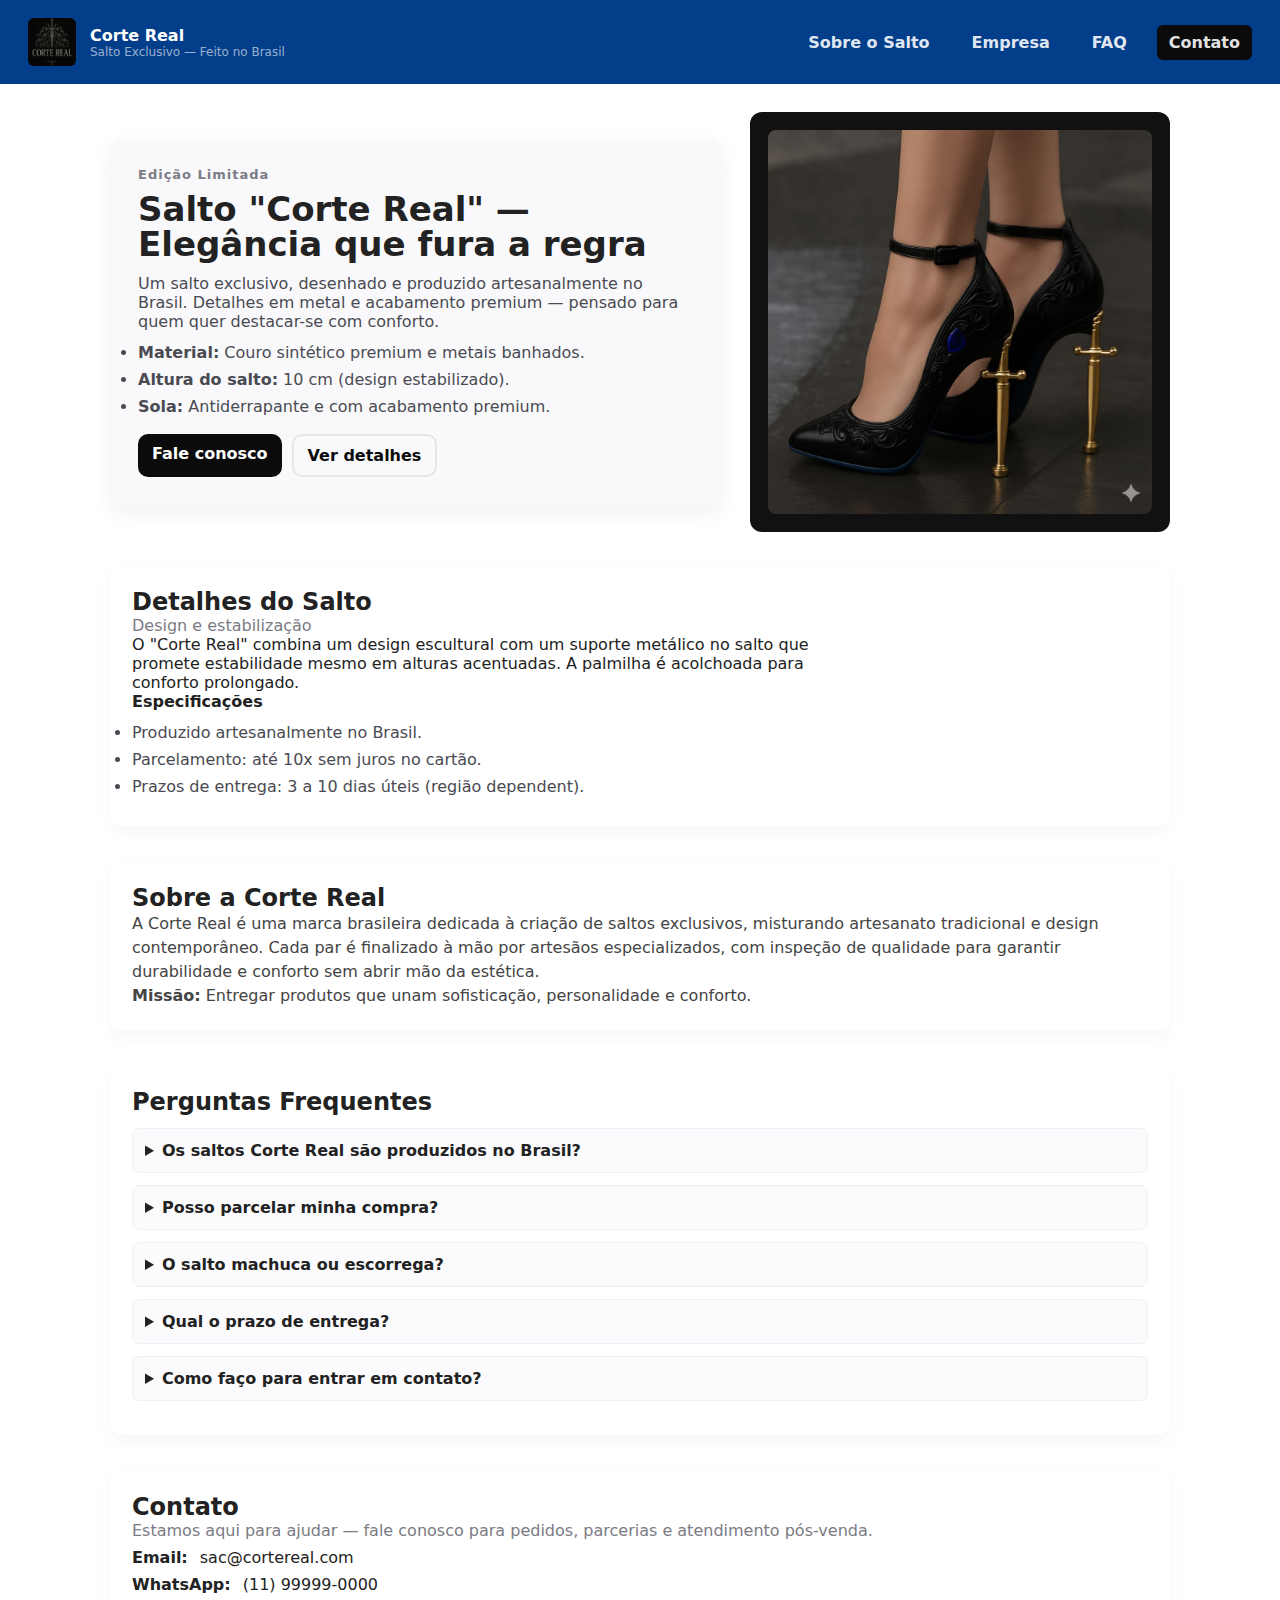
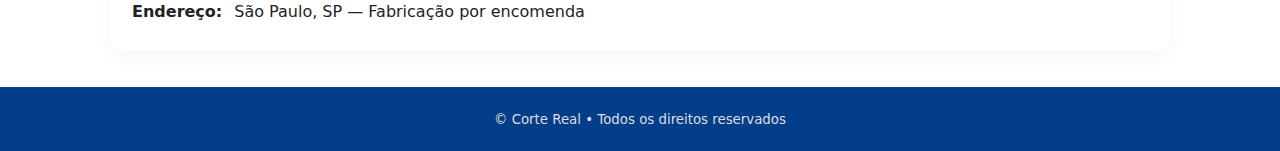
<file: index.html>
<html lang="pt-BR">
<head>
<meta charset="utf-8" />
<meta name="viewport" content="width=device-width,initial-scale=1" />
<title>Corte Real — Salto Exclusivo</title>
<link rel="stylesheet" href="style.css">
</head>
<body>
<header>
<div class="brand">
<img src="logo.jpg" alt="Corte Real — logo"/>
<div>
<div class="brand-title">Corte Real</div>
<div class="brand-subtitle">Salto Exclusivo — Feito no Brasil</div>
</div>
</div>


<nav class="nav" aria-label="menu principal">
<a href="#sobre">Sobre o Salto</a>
<a href="#empresa">Empresa</a>
<a href="#faq">FAQ</a>
<a href="#contato" class="btn">Contato</a>
</nav>
</header>
<main>
<div class="hero">
<div class="hero-card">
<div class="kicker">Edição Limitada</div>
<h1>Salto "Corte Real" — Elegância que fura a regra</h1>
<p class="lead">Um salto exclusivo, desenhado e produzido artesanalmente no Brasil. Detalhes em metal e acabamento premium — pensado para quem quer destacar-se com conforto.</p>
<ul class="specs">
<li><strong>Material:</strong> Couro sintético premium e metais banhados.</li>
<li><strong>Altura do salto:</strong> 10 cm (design estabilizado).</li>
<li><strong>Sola:</strong> Antiderrapante e com acabamento premium.</li>
</ul>
<div class="cta">
<a href="#contato" class="btn">Fale conosco</a>
<a href="#produto" class="btn secondary">Ver detalhes</a>
</div>
</div>


<div class="hero-image">

        <img src="salto.jpg" alt="Salto Corte Real — modelo exclusivo"/>
</div>
</div>
<section id="produto" class="card">
<h2>Detalhes do Salto</h2>
<div class="produto-grid">
<div>
<p class="muted">Design e estabilização</p>
<p>O "Corte Real" combina um design escultural com um suporte metálico no salto que promete estabilidade mesmo em alturas acentuadas. A palmilha é acolchoada para conforto prolongado.</p>
<h4>Especificações</h4>
<ul class="specs">
<li>Produzido artesanalmente no Brasil.</li>
<li>Parcelamento: até 10x sem juros no cartão.</li>
<li>Prazos de entrega: 3 a 10 dias úteis (região dependent).</li>
</ul>
</div>

</div>
</section>

<section id="empresa" class="card empresa">
<h2>Sobre a Corte Real</h2>
<p>A Corte Real é uma marca brasileira dedicada à criação de saltos exclusivos, misturando artesanato tradicional e design contemporâneo. Cada par é finalizado à mão por artesãos especializados, com inspeção de qualidade para garantir durabilidade e conforto sem abrir mão da estética.</p>
<p><strong>Missão:</strong> Entregar produtos que unam sofisticação, personalidade e conforto.</p>
</section>


<section id="faq" class="card faq">
<h2>Perguntas Frequentes</h2>
<details>
<summary>Os saltos Corte Real são produzidos no Brasil?</summary>
<p>Sim! Todos os nossos modelos são desenhados e produzidos artesanalmente no Brasil, com materiais de alta durabilidade. 🇧🇷</p>
</details>
<details>
<summary>Posso parcelar minha compra?</summary>
<p>Sim, aceitamos parcelamento em até 10x sem juros no cartão. 💳</p>
</details>
<details>
<summary>O salto machuca ou escorrega?</summary>
<p>Não! A palmilha é macia e o solado possui qualidade premium. 👠</p>
</details>
<details>
    <summary>Qual o prazo de entrega?</summary>
<p>Entre 3 a 10 dias úteis, dependendo da sua região.</p>
</details>
<details>
<summary>Como faço para entrar em contato?</summary>
<p>E-mail: <a href="mailto:sac@cortereal.com">sac@cortereal.com</a><br>WhatsApp: <a href="https://wa.me/55119999990000" target="_blank">(11) 99999-0000</a></p>
</details>
</section>


<section id="contato" class="card contato">
<h2>Contato</h2>
<p class="muted">Estamos aqui para ajudar — fale conosco para pedidos, parcerias e atendimento pós-venda.</p>
<div class="item"><strong>Email:</strong><div>sac@cortereal.com</div></div>
<div class="item"><strong>WhatsApp:</strong><div>(11) 99999-0000</div></div>
<div class="item"><strong>Endereço:</strong><div>São Paulo, SP — Fabricação por encomenda</div></div>
</section>
</main>


<footer>
<small>© Corte Real • Todos os direitos reservados</small>
</footer>
</body>

</html>
</file>
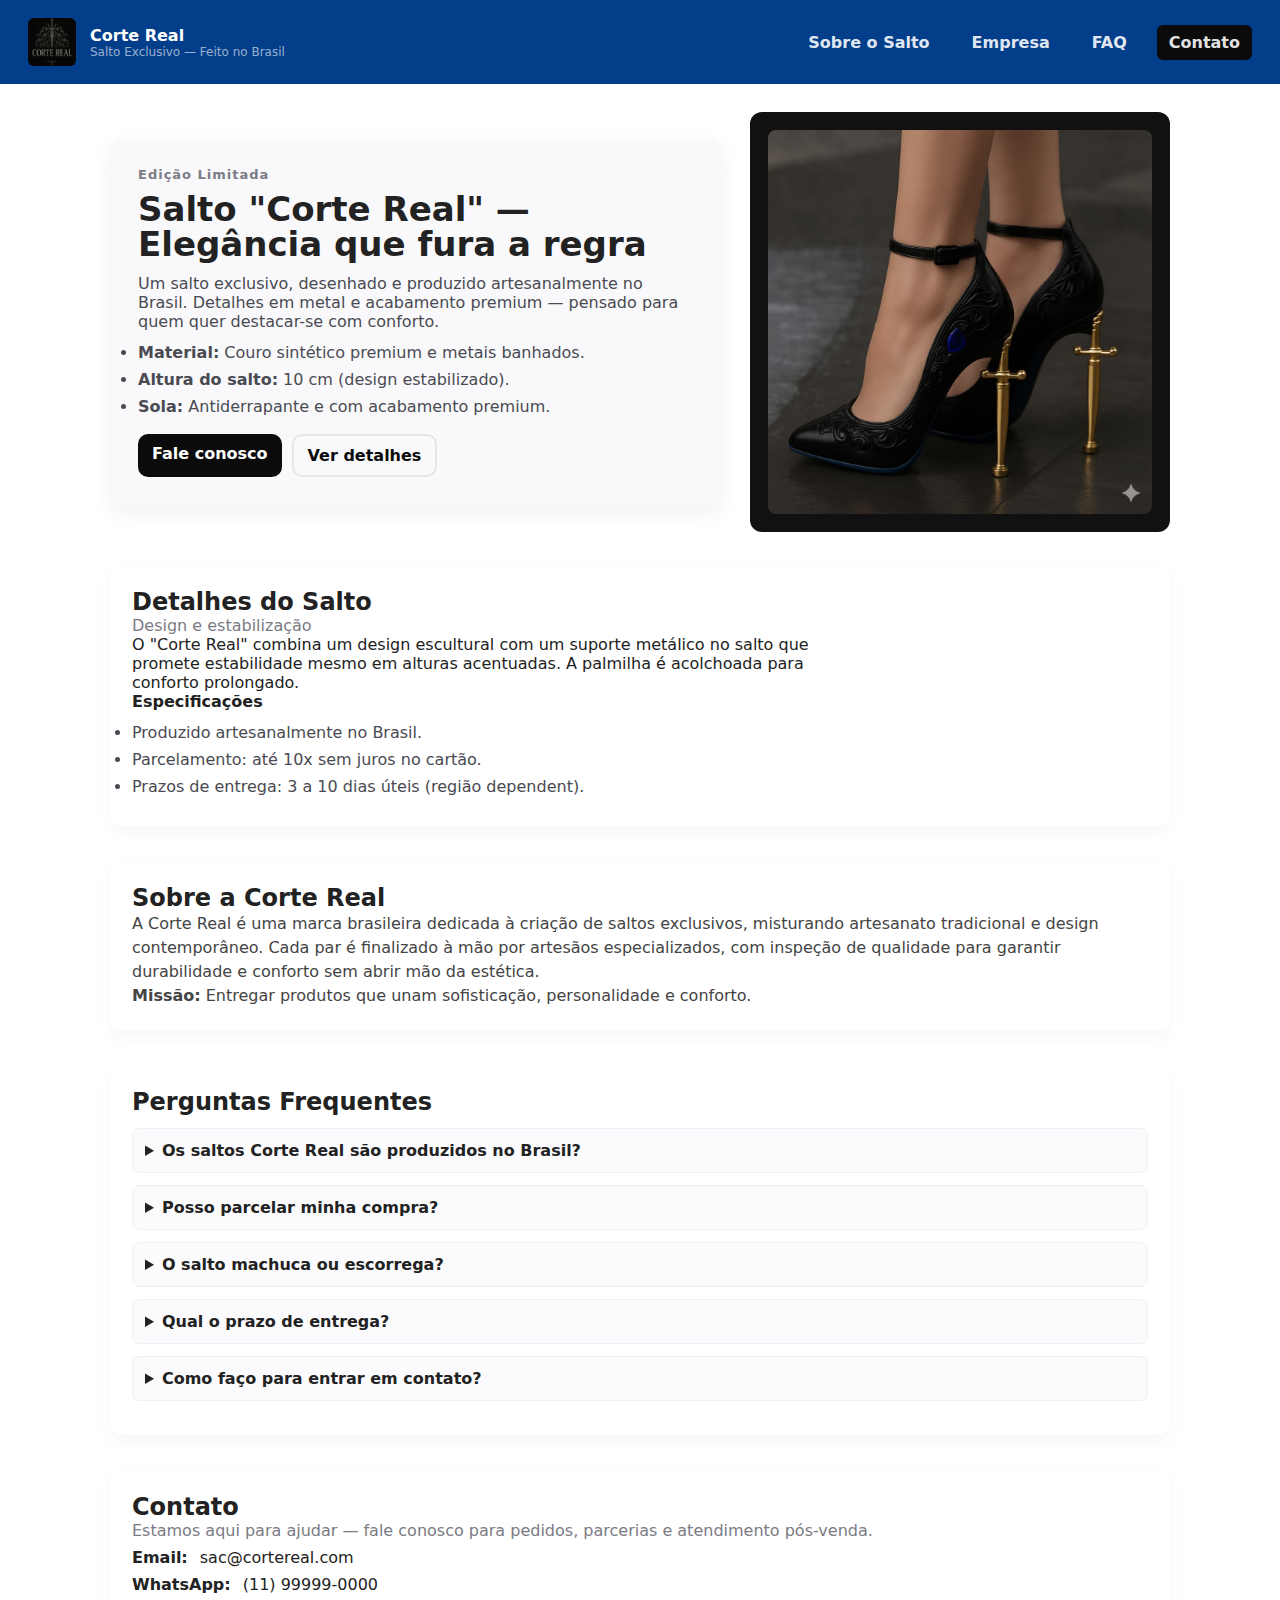
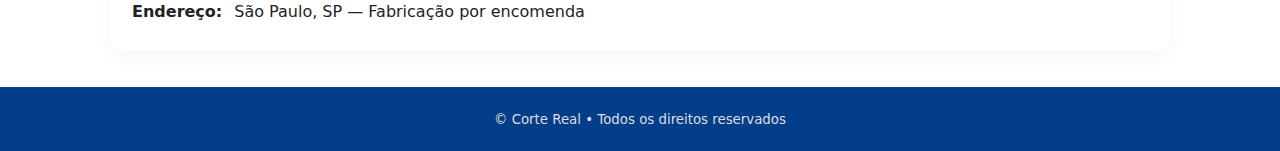
<file: cortereal.html>
<html lang="pt-BR">
<head>
<meta charset="utf-8" />
<meta name="viewport" content="width=device-width,initial-scale=1" />
<title>Corte Real — Salto Exclusivo</title>
<link rel="stylesheet" href="style.css">
</head>
<body>
<header>
<div class="brand">
<img src="./logo.jpg" alt="Corte Real — logo"/>
<div>
<div class="brand-title">Corte Real</div>
<div class="brand-subtitle">Salto Exclusivo — Feito no Brasil</div>
</div>
</div>


<nav class="nav" aria-label="menu principal">
<a href="#sobre">Sobre o Salto</a>
<a href="#empresa">Empresa</a>
<a href="#faq">FAQ</a>
<a href="#contato" class="btn">Contato</a>
</nav>
</header>
<main>
<div class="hero">
<div class="hero-card">
<div class="kicker">Edição Limitada</div>
<h1>Salto "Corte Real" — Elegância que fura a regra</h1>
<p class="lead">Um salto exclusivo, desenhado e produzido artesanalmente no Brasil. Detalhes em metal e acabamento premium — pensado para quem quer destacar-se com conforto.</p>
<ul class="specs">
<li><strong>Material:</strong> Couro sintético premium e metais banhados.</li>
<li><strong>Altura do salto:</strong> 10 cm (design estabilizado).</li>
<li><strong>Sola:</strong> Antiderrapante e com acabamento premium.</li>
</ul>
<div class="cta">
<a href="#contato" class="btn">Fale conosco</a>
<a href="#produto" class="btn secondary">Ver detalhes</a>
</div>
</div>


<div class="hero-image">

        <img src="./salto.jpg" alt="Salto Corte Real — modelo exclusivo"/>
</div>
</div>
<section id="produto" class="card">
<h2>Detalhes do Salto</h2>
<div class="produto-grid">
<div>
<p class="muted">Design e estabilização</p>
<p>O "Corte Real" combina um design escultural com um suporte metálico no salto que promete estabilidade mesmo em alturas acentuadas. A palmilha é acolchoada para conforto prolongado.</p>
<h4>Especificações</h4>
<ul class="specs">
<li>Produzido artesanalmente no Brasil.</li>
<li>Parcelamento: até 10x sem juros no cartão.</li>
<li>Prazos de entrega: 3 a 10 dias úteis (região dependent).</li>
</ul>
</div>

</div>
</section>

<section id="empresa" class="card empresa">
<h2>Sobre a Corte Real</h2>
<p>A Corte Real é uma marca brasileira dedicada à criação de saltos exclusivos, misturando artesanato tradicional e design contemporâneo. Cada par é finalizado à mão por artesãos especializados, com inspeção de qualidade para garantir durabilidade e conforto sem abrir mão da estética.</p>
<p><strong>Missão:</strong> Entregar produtos que unam sofisticação, personalidade e conforto.</p>
</section>


<section id="faq" class="card faq">
<h2>Perguntas Frequentes</h2>
<details>
<summary>Os saltos Corte Real são produzidos no Brasil?</summary>
<p>Sim! Todos os nossos modelos são desenhados e produzidos artesanalmente no Brasil, com materiais de alta durabilidade. 🇧🇷</p>
</details>
<details>
<summary>Posso parcelar minha compra?</summary>
<p>Sim, aceitamos parcelamento em até 10x sem juros no cartão. 💳</p>
</details>
<details>
<summary>O salto machuca ou escorrega?</summary>
<p>Não! A palmilha é macia e o solado possui qualidade premium. 👠</p>
</details>
<details>
    <summary>Qual o prazo de entrega?</summary>
<p>Entre 3 a 10 dias úteis, dependendo da sua região.</p>
</details>
<details>
<summary>Como faço para entrar em contato?</summary>
<p>E-mail: <a href="mailto:sac@cortereal.com">sac@cortereal.com</a><br>WhatsApp: <a href="https://wa.me/55119999990000" target="_blank">(11) 99999-0000</a></p>
</details>
</section>


<section id="contato" class="card contato">
<h2>Contato</h2>
<p class="muted">Estamos aqui para ajudar — fale conosco para pedidos, parcerias e atendimento pós-venda.</p>
<div class="item"><strong>Email:</strong><div>sac@cortereal.com</div></div>
<div class="item"><strong>WhatsApp:</strong><div>(11) 99999-0000</div></div>
<div class="item"><strong>Endereço:</strong><div>São Paulo, SP — Fabricação por encomenda</div></div>
</section>
</main>


<footer>
<small>© Corte Real • Todos os direitos reservados</small>
</footer>
</body>
</html>
</file>
<file: style.css>
* {
box-sizing: border-box;
margin: 0;
padding: 0;
}


html, body {
height: 100%;
font-family: 'Inter', system-ui, -apple-system, 'Segoe UI', Roboto, 'Helvetica Neue', Arial;
color: #222;
background: #fff;
}


/* --------- HEADER --------- */
header {
display: flex;
align-items: center;
justify-content: space-between;
padding: 18px 28px;
background: #023e8a;
color: #fff;
position: sticky;
top: 0;
z-index: 40;
}
.brand {
display: flex;
gap: 14px;
align-items: center;
}


.brand img {
height: 48px;
width: auto;
border-radius: 6px;
}


.brand-title {
font-weight: 800;
}


.brand-subtitle {
font-size: 12px;
color: rgba(255, 255, 255, 0.6);
}


/* --------- NAVEGAÇÃO --------- */
.nav {
display: flex;
gap: 18px;
}
.nav a {
color: rgba(255, 255, 255, 0.9);
text-decoration: none;
font-weight: 600;
padding: 8px 12px;
border-radius: 6px;
transition: background 0.2s;
}


.nav a:hover {
background: rgba(255, 255, 255, 0.06);
}


/* --------- BOTÕES --------- */
.btn {
background: #0b0b0b;
color: #fff;
padding: 10px 14px;
border-radius: 10px;
text-decoration: none;
font-weight: 700;
transition: background 0.2s;
}


.btn:hover {
background: #1d1d1d;
}
.btn.secondary {
background: transparent;
color: #0b0b0b;
border: 2px solid #e6e6e9;
}


/* --------- ESTRUTURA PRINCIPAL --------- */
main {
max-width: 1100px;
margin: 28px auto;
padding: 0 20px;
}


section {
margin-bottom: 36px;
}


.card {
background: #fff;
border-radius: 12px;
padding: 22px;
box-shadow: 0 6px 18px rgba(12, 12, 20, 0.04);
}
.hero {
display: grid;
grid-template-columns: 1fr 420px;
gap: 28px;
align-items: center;
margin-bottom: 34px;
}


.hero-card {
padding: 28px;
border-radius: 12px;
background: #f9f9fb;
box-shadow: 0 8px 24px rgba(12, 12, 20, 0.06);
}


.kicker {
font-size: 13px;
color: #7c7c86;
font-weight: 700;
letter-spacing: 1px;
}
h1 {
font-size: 34px;
margin-top: 10px;
line-height: 1.02;
}


p.lead {
color: #4a4a52;
margin-top: 12px;
}


.cta {
display: flex;
gap: 10px;
margin-top: 18px;
}


.hero-image {
background: #111;
border-radius: 12px;
padding: 18px;
display: flex;
align-items: center;
justify-content: center;
}
.hero-image img {
max-width: 100%;
height: auto;
border-radius: 8px;
}


/* --------- PRODUTO --------- */
.produto-grid {
display: grid;
grid-template-columns: 1fr 320px;
gap: 18px;
}


.produto-grid img {
width: 100%;
border-radius: 10px;
}


.specs {
margin-top: 12px;
}


.specs li {
margin: 8px 0;
color: #4a4a52;
}
.empresa p {
color: #444;
line-height: 1.5;
}


/* --------- FAQ --------- */
.faq details {
margin: 12px 0;
padding: 12px;
border-radius: 8px;
background: #fbfbfd;
border: 1px solid #efeff4;
}


.faq summary {
font-weight: 700;
cursor: pointer;
}


.faq p {
color: #4a4a52;
margin-top: 8px;
}
.contato .item {
display: flex;
gap: 12px;
align-items: flex-start;
margin: 8px 0;
}


.muted {
color: #7b7b84;
}


/* --------- RODAPÉ --------- */
footer {
padding: 24px;
background: #023e8a;
color: #ddd;
text-align: center;
border-top: 1px solid rgba(255, 255, 255, 0.03);
}


/* --------- RESPONSIVIDADE --------- */
@media (max-width: 900px) {
.hero {
grid-template-columns: 1fr;
}


.produto-grid {
grid-template-columns: 1fr;
}
.nav {
display: none;
}


header {
padding: 14px;
}
}
</file>
